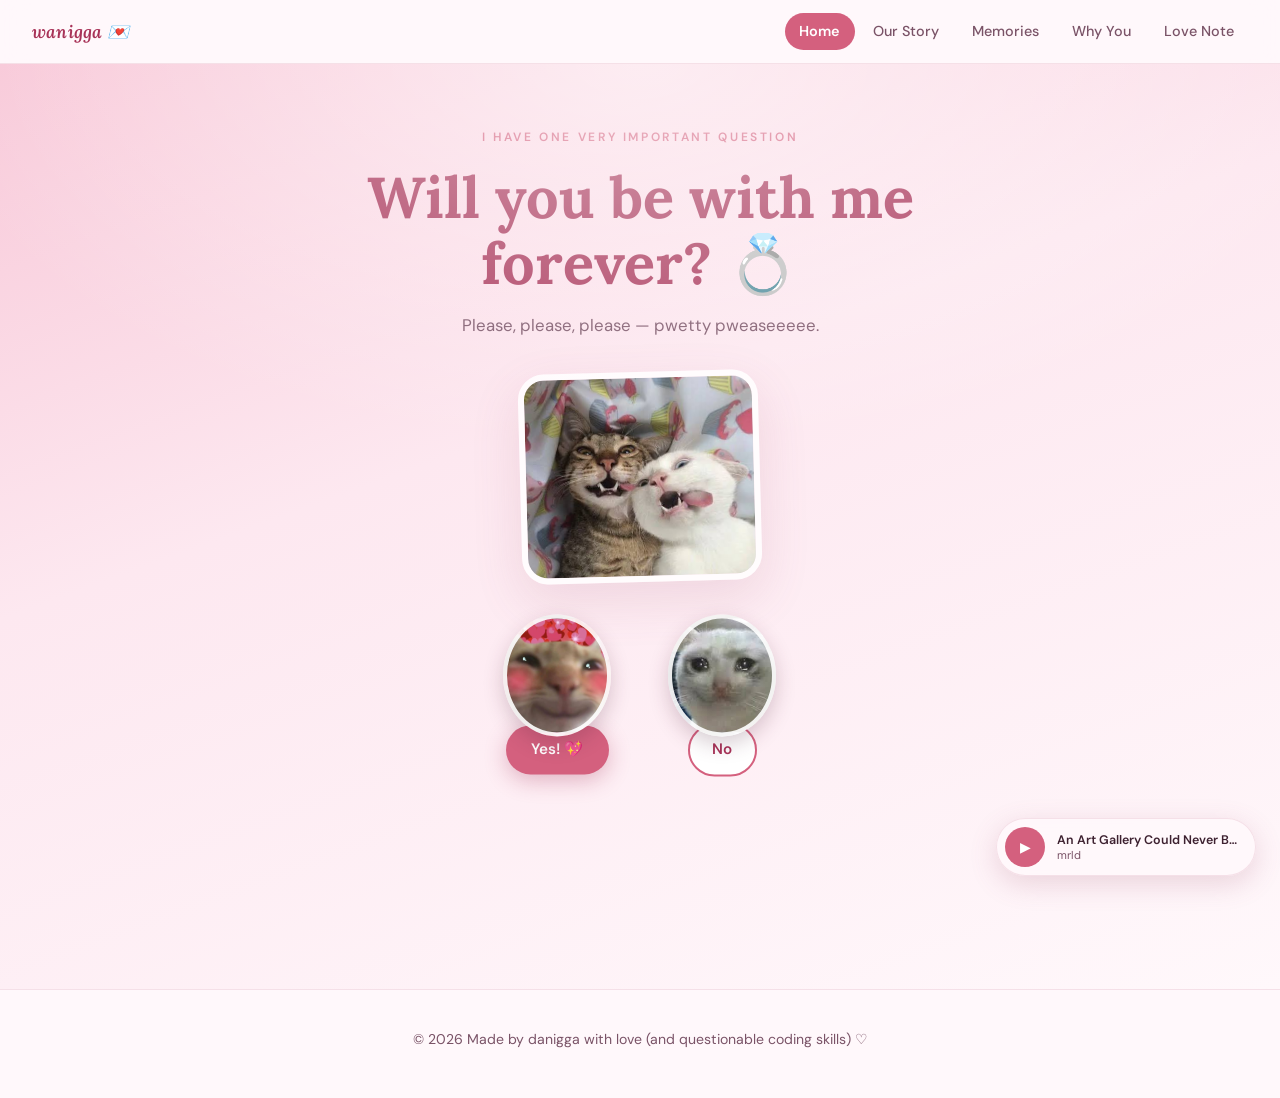
<file: index.html>
<!DOCTYPE html>
<html lang="en">
  <head>
    <meta charset="UTF-8" />
    <meta name="viewport" content="width=device-width, initial-scale=1.0, viewport-fit=cover" />
    <title>For My Favorite Person 💌</title>
    <meta name="description" content="A tiny corner of the internet made with a lot of love." />
    <link rel="stylesheet" href="styles.css" />
  </head>
  <body>

    <nav class="site-nav">
      <a href="index.html" class="brand">wanigga 💌</a>
      <div class="nav-links">
        <a href="index.html" class="active">Home</a>
        <a href="story.html">Our Story</a>
        <a href="memories.html">Memories</a>
        <a href="reasons.html">Why You</a>
        <a href="letter.html">Love Note</a>
      </div>
    </nav>

    <!-- HERO -->
    <section class="hero">
      <p class="hero-eyebrow">I have one very important question</p>
      <h1>Will you be with me<br>forever? 💍</h1>
      <p class="hero-sub">Please, please, please — pwetty pweaseeeee.</p>

      <img
        class="hero-photo"
        src="assets/cat/WhatsApp Image 2026-07-02 at 11.59.57 PM.jpeg"
        alt="Two cats cuddling"
      />

      <div class="proposal-wrap" id="proposal-actions">
        <button class="yes-btn" id="yes-btn" type="button">Yes! 💖</button>
        <button class="no-btn"  id="no-btn"  type="button">No</button>
      </div>
      <p class="proposal-result" id="proposal-result" aria-live="polite"></p>
    </section>

    <footer>
      <p>© <span id="year"></span> Made by danigga with love (and questionable coding skills) ♡</p>
    </footer>

    <div class="celebration" id="celebration" aria-hidden="true"></div>

    <!-- AUDIO -->
    <audio id="bg-audio" loop>
      <source src="assets/music/mrld - An Art Gallery Could Never Be As Unique As You (Official Audio).mp3" type="audio/mpeg" />
    </audio>

    <!-- MUSIC PLAYER -->
    <div class="music-player" id="music-player">
      <button class="music-btn" id="music-btn" aria-label="Play music">
        <span class="music-icon" id="music-icon">▶</span>
      </button>
      <div class="music-label">
        <span class="music-title">An Art Gallery Could Never Be As Unique As You</span>
        <span class="music-artist">mrld</span>
      </div>
    </div>

    <script src="script.js"></script>
  </body>
</html>
</file>
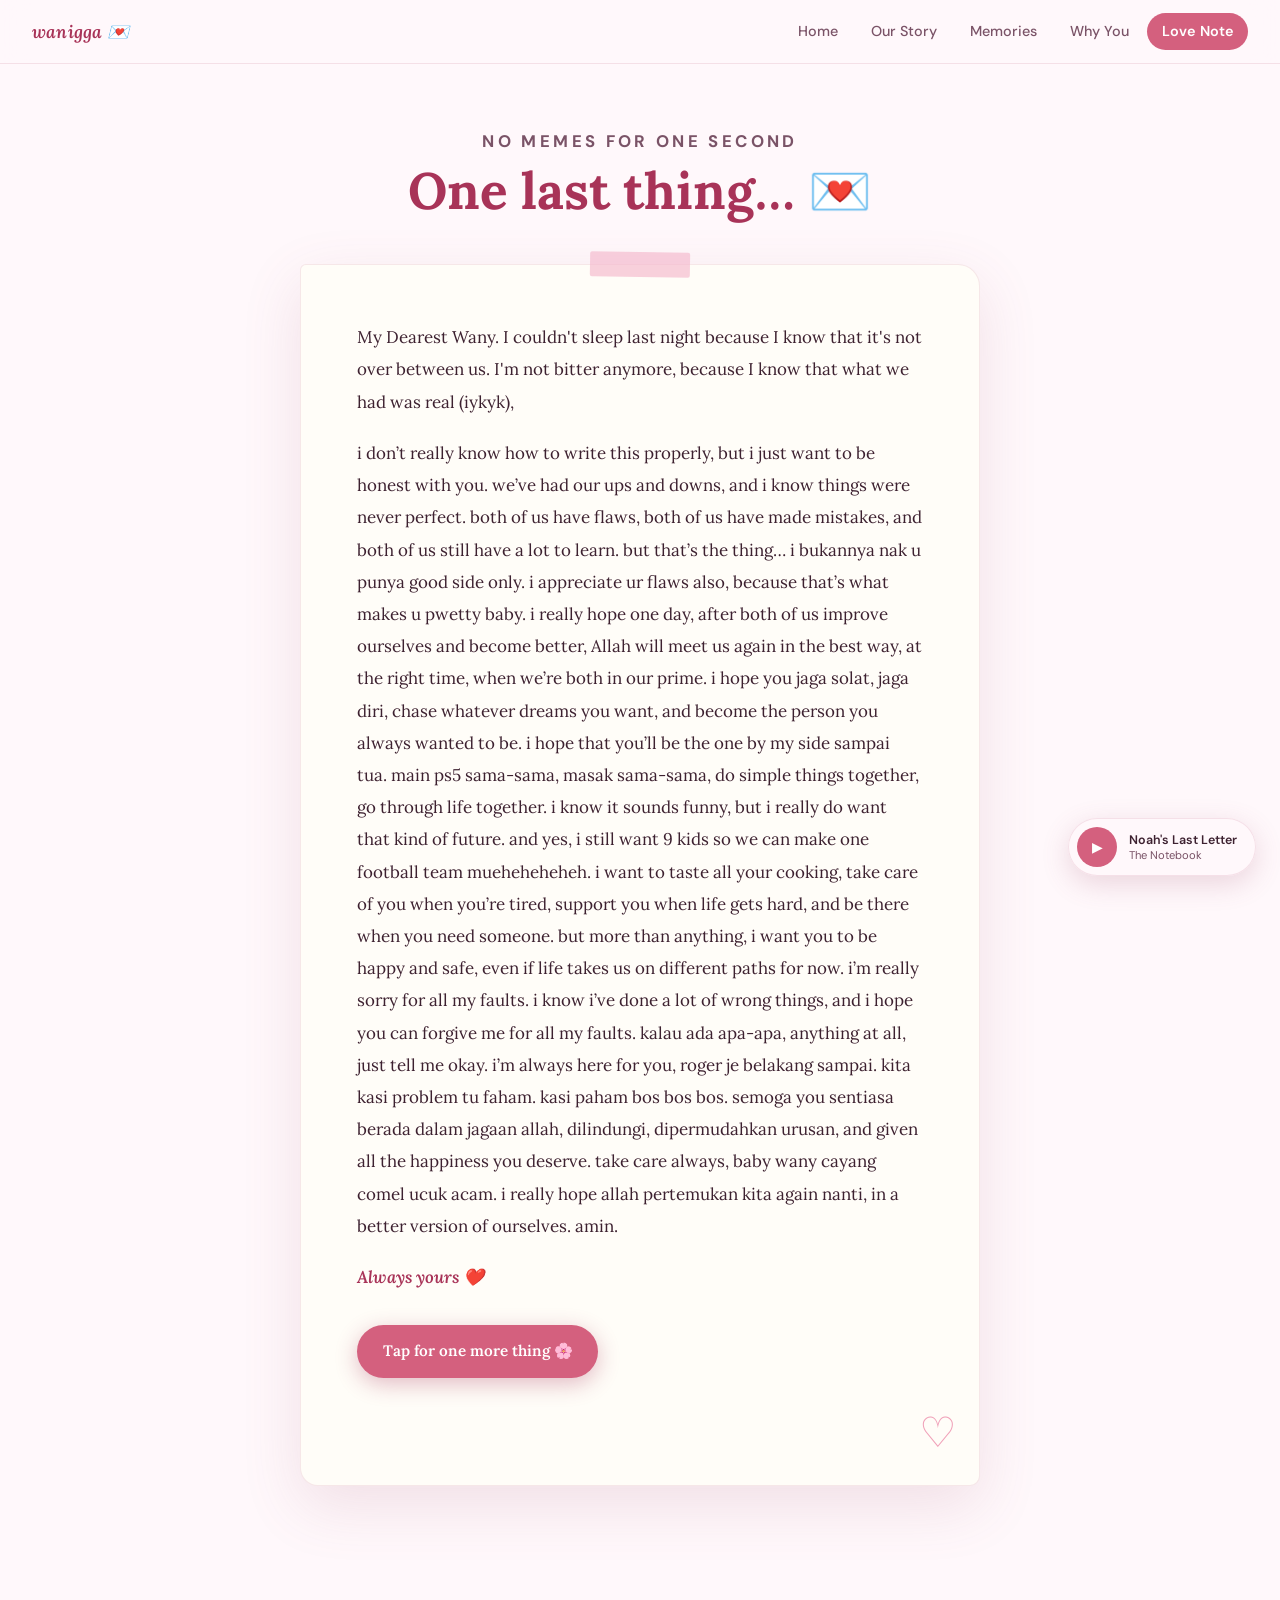
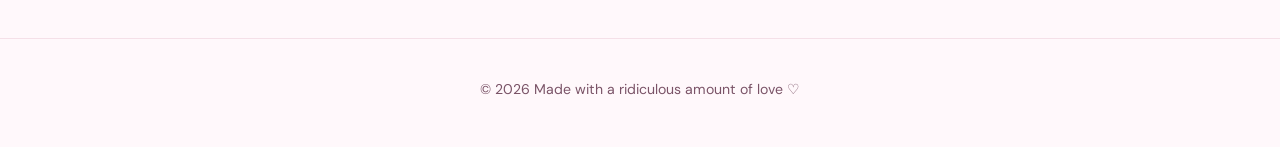
<file: letter.html>
<!DOCTYPE html>
<html lang="en">
  <head>
    <meta charset="UTF-8" />
    <meta name="viewport" content="width=device-width, initial-scale=1.0" />
    <title>Love Note • wanigga 💌</title>
    <link rel="stylesheet" href="styles.css" />
    <style>
      .letter-page {
        display: flex;
        flex-direction: column;
        align-items: center;
        justify-content: center;
        min-height: calc(100vh - 64px - 72px);
      }
      .letter-page .page-intro { margin-bottom: 2rem; }
    </style>
  </head>
  <body>

    <nav class="site-nav">
      <a href="index.html" class="brand">wanigga 💌</a>
      <div class="nav-links">
        <a href="index.html">Home</a>
        <a href="story.html">Our Story</a>
        <a href="memories.html">Memories</a>
        <a href="reasons.html">Why You</a>
        <a href="letter.html" class="active">Love Note</a>
      </div>
    </nav>

    <main class="page-main letter-page">

      <div class="page-intro">
        <p class="kicker">No memes for one second</p>
        <h1>One last thing… 💌</h1>
      </div>

      <section class="paper-card love-letter" style="max-width:680px;">
        <span class="paper-tape"></span>

        <p>My Dearest Wany. I couldn't sleep last night because I know that it's not over between us. I'm not bitter anymore, because I know that what we had was real (iykyk),</p>
        <p>
          i don’t really know how to write this properly, but i just want to be honest with you.
we’ve had our ups and downs, and i know things were never perfect. both of us have flaws, both of us have made mistakes, and both of us still have a lot to learn. but that’s the thing… i bukannya nak u punya good side only. i appreciate ur flaws also, because that’s what makes u pwetty baby.

i really hope one day, after both of us improve ourselves and become better, Allah will meet us again in the best way, at the right time, when we’re both in our prime. i hope you jaga solat, jaga diri, chase whatever dreams you want, and become the person you always wanted to be.

i hope that you’ll be the one by my side sampai tua. main ps5 sama-sama, masak sama-sama, do simple things together, go through life together. i know it sounds funny, but i really do want that kind of future. and yes, i still want 9 kids so we can make one football team mueheheheheh.

i want to taste all your cooking, take care of you when you’re tired, support you when life gets hard, and be there when you need someone. but more than anything, i want you to be happy and safe, even if life takes us on different paths for now.

i’m really sorry for all my faults. i know i’ve done a lot of wrong things, and i hope you can forgive me for all my faults. 

kalau ada apa-apa, anything at all, just tell me okay. i’m always here for you, roger je belakang sampai. kita kasi problem tu faham. kasi paham bos bos bos.

semoga you sentiasa berada dalam jagaan allah, dilindungi, dipermudahkan urusan, and given all the happiness you deserve.

take care always, baby wany cayang comel ucuk acam.

i really hope allah pertemukan kita again nanti, in a better version of ourselves. amin.
        </p>
        <p class="letter-signoff">Always yours ❤️</p>

        <div style="margin-top:2rem; position:relative; z-index:2;">
          <button class="btn btn-primary" id="surprise-btn" type="button">Tap for one more thing 🌸</button>
          <p id="surprise-message" class="surprise-message" aria-live="polite"></p>
        </div>
      </section>

    </main>

    <!-- CINCIN POPUP MODAL -->
    <div class="cincin-backdrop" id="cincin-backdrop" aria-hidden="true">
      <div class="cincin-modal">
        <button class="cincin-close" id="cincin-close" aria-label="Close">&times;</button>
        <img src="assets/cincin.jpeg" alt="Paper ring for you" class="cincin-img" />
        <p class="cincin-note">this paper ring is just for u baby 💍🤍</p>
      </div>
    </div>

    <footer>
      <p>© <span id="year"></span> Made with a ridiculous amount of love ♡</p>
    </footer>

    <!-- AUDIO -->
    <audio id="bg-audio" loop>
      <source src="assets/music/the notebook - noah's last letter.mp3" type="audio/mpeg" />
    </audio>

    <!-- MUSIC PLAYER -->
    <div class="music-player" id="music-player">
      <button class="music-btn" id="music-btn" aria-label="Play music">
        <span class="music-icon" id="music-icon">▶</span>
      </button>
      <div class="music-label">
        <span class="music-title">Noah's Last Letter</span>
        <span class="music-artist">The Notebook</span>
      </div>
    </div>

    <script src="script.js"></script>
  </body>
</html>
</file>
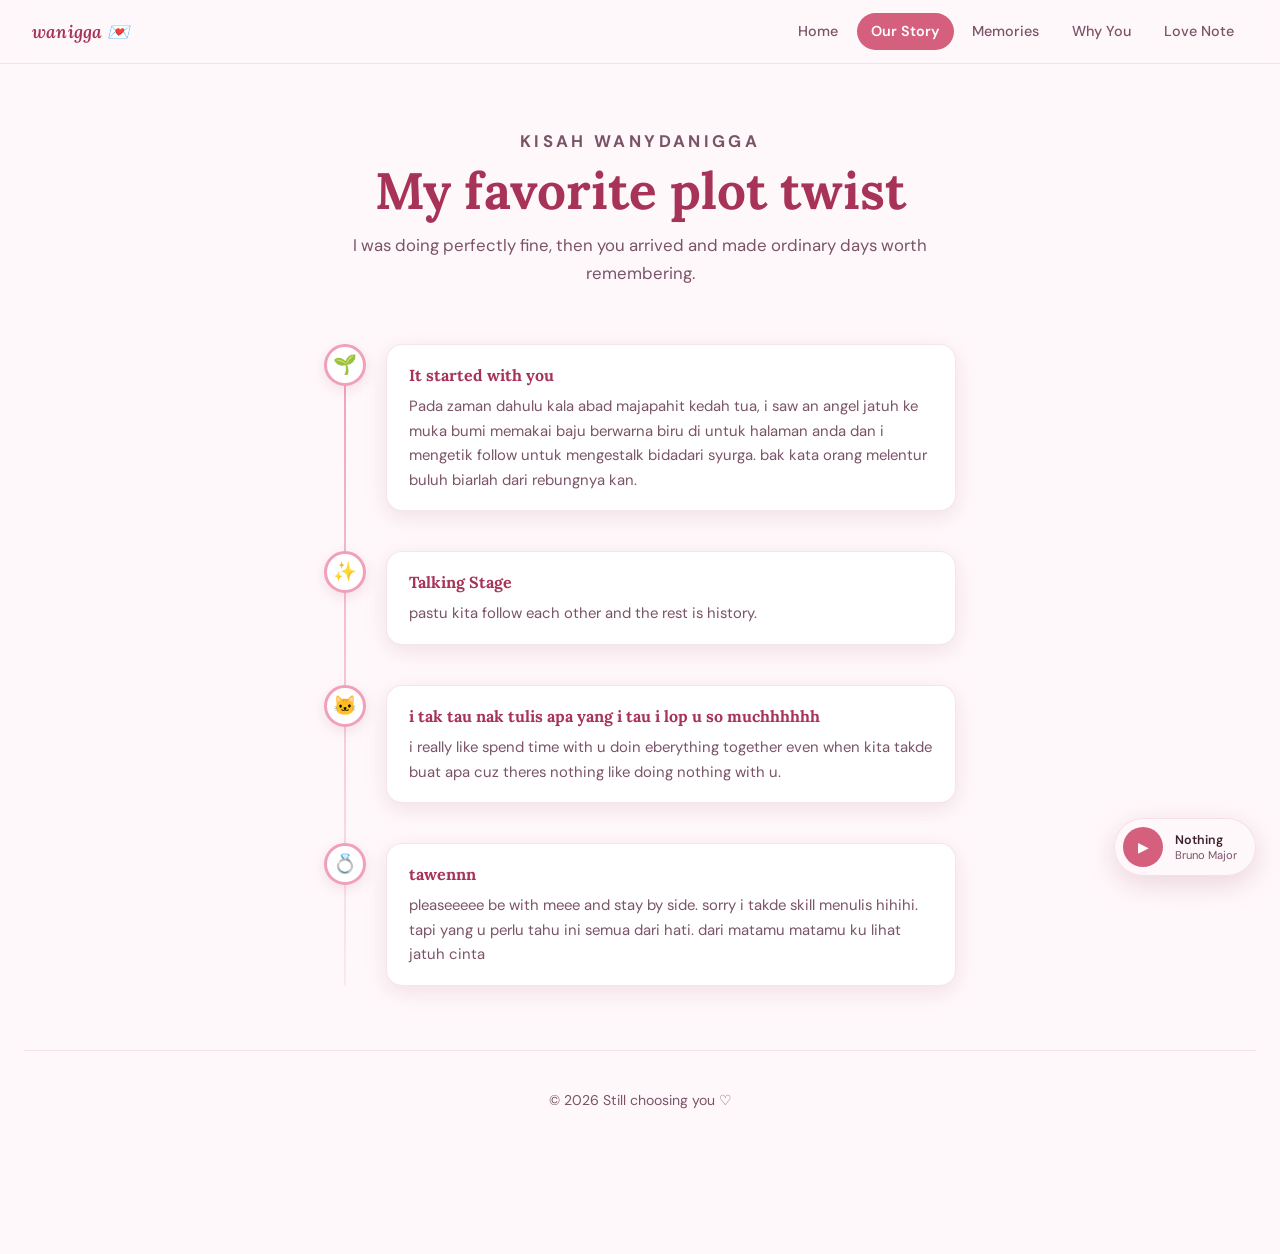
<file: story.html>
<!DOCTYPE html>
<html lang="en">
  <head>
    <meta charset="UTF-8" />
    <meta name="viewport" content="width=device-width, initial-scale=1.0" />
    <title>Our Story • wanigga 💌</title>
    <link rel="stylesheet" href="styles.css" />
  </head>
  <body>

    <nav class="site-nav">
      <a href="index.html" class="brand">wanigga 💌</a>
      <div class="nav-links">
        <a href="index.html">Home</a>
        <a href="story.html" class="active">Our Story</a>
        <a href="memories.html">Memories</a>
        <a href="reasons.html">Why You</a>
        <a href="letter.html">Love Note</a>
      </div>
    </nav>

    <main class="page-main">

      <div class="page-intro">
        <p class="kicker">kisah wanydanigga</p>
        <h1>My favorite plot twist</h1>
        <p>I was doing perfectly fine, then you arrived and made ordinary days worth remembering.</p>
      </div>

      <!-- TIMELINE -->
      <div class="timeline">
        <div class="timeline-item">
          <div class="timeline-dot">🌱</div>
          <div class="timeline-body">
            <h3>It started with you</h3>
            <p>Pada zaman dahulu kala abad majapahit kedah tua, i saw an angel jatuh ke muka bumi memakai baju berwarna biru di untuk halaman anda dan i mengetik follow untuk mengestalk bidadari syurga. bak kata orang melentur buluh biarlah dari rebungnya kan.</p>
          </div>
        </div>
        <div class="timeline-item">
          <div class="timeline-dot">✨</div>
          <div class="timeline-body">
            <h3>Talking Stage</h3>
            <p>pastu kita follow each other and the rest is history.</p>
          </div>
        </div>
        <div class="timeline-item">
          <div class="timeline-dot">🐱</div>
          <div class="timeline-body">
            <h3>i tak tau nak tulis apa yang i tau i lop u so muchhhhhh</h3>
            <p>i really like spend time with u doin eberything together even when kita takde buat apa cuz theres nothing like doing nothing with u.</p>
          </div>
        </div>
        <div class="timeline-item">
          <div class="timeline-dot">💍</div>
          <div class="timeline-body">
            <h3>tawennn</h3>
            <p>pleaseeeee be with meee and stay by side. sorry i takde skill menulis hihihi. tapi yang u perlu tahu ini semua dari hati. dari matamu matamu ku lihat jatuh cinta</p>
          </div>
        </div>
      </div>

    <footer>
      <p>© <span id="year"></span> Still choosing you ♡</p>
    </footer>

    <!-- AUDIO -->
    <audio id="bg-audio" loop>
      <source src="assets/music/Bruno Major - Nothing (Lyric & Chord Video).mp3" type="audio/mpeg" />
    </audio>

    <!-- MUSIC PLAYER -->
    <div class="music-player" id="music-player">
      <button class="music-btn" id="music-btn" aria-label="Play music">
        <span class="music-icon" id="music-icon">▶</span>
      </button>
      <div class="music-label">
        <span class="music-title">Nothing</span>
        <span class="music-artist">Bruno Major</span>
      </div>
    </div>

    <script src="script.js"></script>
  </body>
</html>
</file>
<file: styles.css>
@import url('https://fonts.googleapis.com/css2?family=Lora:ital,wght@0,400;0,600;0,700;1,400;1,600&family=DM+Sans:wght@400;500;600;700&display=swap');

:root {
  --bg: #fff8fb;
  --bg-alt: #fdeef5;
  --card: #ffffff;
  --text: #3d2130;
  --text-soft: #7a5367;
  --accent: #d4607e;
  --accent-light: #f0a0b8;
  --accent-pale: #fce8f0;
  --accent-dark: #a83358;
  --border: rgba(185, 87, 123, 0.15);
  --shadow: rgba(155, 75, 105, 0.14);
  --nav-h: 64px;
}

*, *::before, *::after { box-sizing: border-box; }

html { scroll-behavior: smooth; }

body {
  margin: 0;
  font-family: 'DM Sans', 'Segoe UI', sans-serif;
  color: var(--text);
  background: var(--bg);
  line-height: 1.65;
}

img { display: block; max-width: 100%; }

/* ─── NAV ─────────────────────────────────────────────── */

.site-nav {
  position: sticky;
  top: 0;
  z-index: 100;
  height: var(--nav-h);
  display: flex;
  align-items: center;
  justify-content: space-between;
  padding: 0 2rem;
  background: rgba(255, 248, 251, 0.88);
  backdrop-filter: blur(14px);
  border-bottom: 1px solid var(--border);
}

.brand {
  font-family: 'Lora', serif;
  font-style: italic;
  font-weight: 600;
  font-size: 1.1rem;
  color: var(--accent-dark);
  text-decoration: none;
  letter-spacing: 0.01em;
}

.nav-links {
  display: flex;
  align-items: center;
  gap: 0.25rem;
}

.nav-links a {
  padding: 0.4rem 0.9rem;
  border-radius: 999px;
  font-size: 0.9rem;
  font-weight: 500;
  color: var(--text-soft);
  text-decoration: none;
  transition: background 0.18s, color 0.18s;
}

.nav-links a:hover {
  background: var(--accent-pale);
  color: var(--accent-dark);
}

.nav-links a.active {
  background: var(--accent);
  color: white;
  font-weight: 600;
}

/* ─── HERO (index only) ───────────────────────────────── */

.hero {
  min-height: calc(100vh - var(--nav-h));
  min-height: calc(100dvh - var(--nav-h));
  display: flex;
  flex-direction: column;
  align-items: center;
  justify-content: center;
  text-align: center;
  padding: 4rem 1.5rem 5rem;
  background: linear-gradient(160deg, #f8c8d8 0%, #fde8f0 40%, #fff8fb 100%);
  position: relative;
  overflow: hidden;
}

.hero::before {
  content: '';
  position: absolute;
  inset: 0;
  background: radial-gradient(ellipse 80% 60% at 50% 0%, rgba(255,255,255,0.55) 0%, transparent 70%);
  pointer-events: none;
}

.hero-eyebrow {
  font-size: 0.75rem;
  font-weight: 600;
  letter-spacing: 0.22em;
  text-transform: uppercase;
  color: var(--accent);
  margin: 0 0 1rem;
}

.hero h1 {
  font-family: 'Lora', serif;
  font-size: clamp(2.2rem, 6vw, 3.6rem);
  font-weight: 700;
  line-height: 1.15;
  color: var(--accent-dark);
  margin: 0 0 1rem;
}

.hero-sub {
  font-size: 1.05rem;
  color: var(--text-soft);
  max-width: 460px;
  margin: 0 auto 2rem;
}

.hero-photo {
  width: min(240px, 65vw);
  height: 210px;
  border-radius: 26px;
  object-fit: cover;
  border: 6px solid rgba(255,255,255,0.85);
  box-shadow: 0 18px 50px var(--shadow);
  transform: rotate(-1.5deg);
  margin: 0 auto 2.5rem;
}

/* ─── PROPOSAL BUTTONS ────────────────────────────────── */

.proposal-wrap {
  position: relative;
  width: min(100%, 480px);
  height: 220px;
  margin: 0 auto;
}

.proposal-wrap button {
  position: absolute;
  top: 58%;
  transform: translateY(-50%);
}

.proposal-wrap button::before {
  position: absolute;
  left: 50%;
  bottom: 76%;
  width: 108px;
  height: 122px;
  border: 4px solid rgba(255,255,255,0.9);
  border-radius: 50%;
  background-position: center;
  background-size: cover;
  box-shadow: 0 8px 20px rgba(82,38,57,0.22);
  content: '';
  pointer-events: none;
  transform: translateX(-50%);
}

.yes-btn::before { background-image: url('assets/cat/WhatsApp Image 2026-07-02 at 11.59.57 PM (1).jpeg'); }
.no-btn::before  { background-image: url('assets/cat/WhatsApp Image 2026-07-02 at 11.59.57 PM (2).jpeg'); }

.yes-btn {
  left: 22%;
  z-index: 2;
}

.no-btn {
  left: 60%;
  padding: 0.75rem 1.4rem;
  border: 2px solid var(--accent);
  border-radius: 999px;
  background: white;
  color: var(--accent-dark);
  font: inherit;
  font-size: 0.95rem;
  font-weight: 600;
  cursor: pointer;
  touch-action: none;
  transition: left 0.12s ease, top 0.12s ease;
}

.proposal-result {
  min-height: 2.5rem;
  font-size: 1.2rem;
  font-weight: 700;
  color: var(--accent-dark);
  margin-top: 0.5rem;
}

/* ─── PRIMARY BUTTON ──────────────────────────────────── */

.btn {
  display: inline-flex;
  align-items: center;
  gap: 0.4rem;
  padding: 0.75rem 1.6rem;
  border-radius: 999px;
  font: inherit;
  font-size: 0.95rem;
  font-weight: 600;
  cursor: pointer;
  border: 0;
  text-decoration: none;
  transition: transform 0.18s ease, box-shadow 0.18s ease;
}

.btn-primary {
  background: var(--accent);
  color: white;
  box-shadow: 0 6px 22px rgba(164, 51, 88, 0.32);
}

.btn-primary:hover, .btn-primary:focus-visible {
  transform: translateY(-2px);
  box-shadow: 0 10px 28px rgba(164, 51, 88, 0.38);
}

.btn-ghost {
  background: white;
  color: var(--accent-dark);
  border: 2px solid var(--border);
}

.btn-ghost:hover {
  background: var(--accent-pale);
  border-color: var(--accent-light);
}

/* yes btn is btn-primary style */
.yes-btn {
  display: inline-flex;
  align-items: center;
  padding: 0.75rem 1.6rem;
  border-radius: 999px;
  font: inherit;
  font-size: 0.95rem;
  font-weight: 600;
  cursor: pointer;
  border: 0;
  background: var(--accent);
  color: white;
  box-shadow: 0 6px 22px rgba(164, 51, 88, 0.32);
  transition: transform 0.18s ease, box-shadow 0.18s ease;
}

.yes-btn:hover, .yes-btn:focus-visible {
  transform: translateY(-50%) scale(1.07);
  box-shadow: 0 10px 28px rgba(164, 51, 88, 0.38);
}

/* ─── PAGE SHELL ──────────────────────────────────────── */

.page-main {
  min-height: calc(100vh - var(--nav-h) - 72px);
  padding: 4rem 1.5rem 6rem;
}

.page-intro {
  max-width: 640px;
  margin: 0 auto 3.5rem;
  text-align: center;
}

.page-intro h1 {
  font-family: 'Lora', serif;
  font-size: clamp(2rem, 5.5vw, 3.2rem);
  font-weight: 700;
  color: var(--accent-dark);
  margin: 0.25rem 0 0.75rem;
  line-height: 1.18;
}

.page-intro p {
  color: var(--text-soft);
  font-size: 1.05rem;
  margin: 0;
}

.kicker {
  font-size: 0.72rem;
  font-weight: 700;
  letter-spacing: 0.2em;
  text-transform: uppercase;
  color: var(--accent);
  margin: 0 0 0.5rem;
}

/* ─── SECTION ─────────────────────────────────────────── */

.section {
  max-width: 960px;
  margin: 0 auto;
  padding: 4rem 1.5rem;
}

.section h2 {
  font-family: 'Lora', serif;
  color: var(--accent-dark);
  font-size: clamp(1.5rem, 4vw, 2.2rem);
  margin: 0.25rem 0 1.25rem;
}

.section-alt {
  background: var(--bg-alt);
  border-radius: 28px;
  margin: 0 auto;
}

/* ─── PAPER CARD (letter / story note) ───────────────── */

.paper-card {
  position: relative;
  max-width: 720px;
  margin: 0 auto 3.5rem;
  padding: clamp(2rem, 6vw, 3.5rem);
  background: #fffdf8;
  border: 1px solid rgba(185, 87, 123, 0.13);
  border-radius: 6px 22px 10px 18px;
  box-shadow: 0 20px 60px var(--shadow);
}

.paper-card::after {
  content: '♡';
  position: absolute;
  right: 22px;
  bottom: 14px;
  font-size: 2.6rem;
  color: var(--accent-light);
  pointer-events: none;
}

.paper-tape {
  position: absolute;
  top: -13px;
  left: 50%;
  width: 100px;
  height: 25px;
  background: rgba(244, 184, 205, 0.65);
  transform: translateX(-50%) rotate(1deg);
  border-radius: 2px;
}

.love-letter {
  font-family: 'Lora', serif;
  font-size: 1.06rem;
  line-height: 1.9;
  color: var(--text);
}

.love-letter p { margin: 0 0 1.2rem; }

.letter-signoff {
  color: var(--accent-dark);
  font-style: italic;
  font-weight: 600;
  margin-top: 1.5rem;
}

.surprise-message {
  min-height: 2rem;
  margin-top: 1.25rem;
  color: var(--accent-dark);
  font-size: 1.05rem;
  font-weight: 600;
  font-style: italic;
}

/* ─── CARDS (story / why I adore you) ────────────────── */

.cards {
  display: grid;
  gap: 1rem;
  grid-template-columns: repeat(3, 1fr);
}

.card {
  background: var(--card);
  border-radius: 18px;
  padding: 1.5rem 1.25rem;
  border: 1px solid var(--border);
  box-shadow: 0 10px 28px var(--shadow);
  transition: transform 0.22s ease, box-shadow 0.22s ease;
}

.card:hover {
  transform: translateY(-4px);
  box-shadow: 0 18px 40px rgba(155,75,105,0.2);
}

.card-icon {
  font-size: 1.9rem;
  margin-bottom: 0.6rem;
}

.card h3 {
  font-family: 'Lora', serif;
  font-size: 1.1rem;
  color: var(--accent-dark);
  margin: 0 0 0.5rem;
}

.card p {
  font-size: 0.95rem;
  color: var(--text-soft);
  margin: 0;
}

/* ─── TIMELINE (story page) ──────────────────────────── */

.timeline {
  max-width: 680px;
  margin: 0 auto 4rem;
  padding: 0 1.5rem;
  position: relative;
}

.timeline::before {
  content: '';
  position: absolute;
  left: calc(1.5rem + 20px);
  top: 0;
  bottom: 0;
  width: 2px;
  background: linear-gradient(to bottom, var(--accent-light), var(--accent-pale));
}

.timeline-item {
  display: flex;
  gap: 1.25rem;
  margin-bottom: 2.5rem;
  position: relative;
}

.timeline-dot {
  flex-shrink: 0;
  width: 42px;
  height: 42px;
  border-radius: 50%;
  background: white;
  border: 3px solid var(--accent-light);
  display: grid;
  place-content: center;
  font-size: 1.2rem;
  box-shadow: 0 4px 14px var(--shadow);
  position: relative;
  z-index: 1;
}

.timeline-body {
  background: white;
  border: 1px solid var(--border);
  border-radius: 16px;
  padding: 1.1rem 1.4rem;
  box-shadow: 0 6px 22px var(--shadow);
  flex: 1;
}

.timeline-body h3 {
  font-family: 'Lora', serif;
  font-size: 1rem;
  color: var(--accent-dark);
  margin: 0 0 0.35rem;
}

.timeline-body p {
  font-size: 0.93rem;
  color: var(--text-soft);
  margin: 0;
}

/* ─── MEMORIES / GALLERY ──────────────────────────────── */

.memories-section {
  max-width: 1140px;
  margin: 0 auto;
}

.video-memory-card {
  width: min(100%, 680px);
  margin: 0 auto 2.5rem;
  padding: 10px 10px 1rem;
  border: 1px solid var(--border);
  border-radius: 26px;
  background: white;
  box-shadow: 0 20px 56px var(--shadow);
  transform: rotate(-0.4deg);
}

.video-shell {
  overflow: hidden;
  border-radius: 18px;
  background: var(--text);
}

.video-shell video {
  display: block;
  width: 100%;
  max-height: 68vh;
  object-fit: contain;
}

.video-memory-card figcaption {
  padding: 0.9rem 0.5rem 0;
  color: var(--accent-dark);
  font-weight: 600;
  font-size: 0.92rem;
  text-align: center;
}

.photo-gallery {
  columns: 3 260px;
  column-gap: 1.1rem;
}

.memory-card {
  position: relative;
  display: inline-block;
  width: 100%;
  margin: 0 0 1.1rem;
  padding: 9px 9px 0.9rem;
  break-inside: avoid;
  border: 1px solid var(--border);
  border-radius: 20px;
  background: white;
  box-shadow: 0 14px 38px var(--shadow);
  transform: rotate(-0.5deg);
  transition: transform 0.24s ease, box-shadow 0.24s ease;
}

.memory-card:nth-child(3n)  { transform: rotate(0.7deg); }
.memory-card:nth-child(5n)  { transform: rotate(-1deg); }

.memory-card:hover {
  z-index: 2;
  transform: rotate(0) translateY(-5px);
  box-shadow: 0 22px 52px rgba(155,75,105,0.24);
}

.memory-card::after {
  content: '';
  position: absolute;
  top: -8px;
  left: 50%;
  width: 60px;
  height: 18px;
  background: rgba(247, 186, 208, 0.65);
  border-radius: 2px;
  transform: translateX(-50%) rotate(-1.5deg);
}

.memory-card img {
  display: block;
  width: 100%;
  max-height: 500px;
  border-radius: 14px;
  object-fit: cover;
}

.memory-card figcaption {
  padding: 0.75rem 0.3rem 0;
  color: var(--accent-dark);
  font-size: 0.86rem;
  font-weight: 600;
  line-height: 1.4;
  text-align: center;
}

/* ─── CELEBRATION OVERLAY ─────────────────────────────── */

.celebration {
  position: fixed;
  inset: 0;
  z-index: 200;
  overflow: hidden;
  pointer-events: none;
  background: linear-gradient(135deg, #fce7f3, #fff1f2 50%, #fdf2f8);
  opacity: 0;
  visibility: hidden;
  min-height: 100vh;
  min-height: 100dvh;
}

.celebration.active {
  visibility: visible;
  animation: celebration-reveal 1.2s ease forwards;
}

.real-flower {
  position: absolute;
  top: -45vh;
  left: var(--left);
  width: var(--size);
  height: auto;
  opacity: var(--opacity);
  transform-origin: center;
  animation: real-flower-fall var(--duration) linear var(--delay) infinite;
  filter: saturate(1.05) drop-shadow(0 5px 5px rgba(74,16,42,0.16));
  will-change: transform;
}

.real-flower.lily { z-index: 2; }
.real-flower.babys-breath { z-index: 1; }

.celebration-ring {
  position: absolute;
  z-index: 5;
  top: 50%;
  left: 50%;
  width: min(76vw, 460px);
  aspect-ratio: 1;
  object-fit: cover;
  border: 3px solid rgba(255,255,255,0.95);
  border-radius: 34px;
  padding: 10px;
  background: rgba(255,255,255,0.3);
  box-shadow: 0 28px 80px rgba(74,16,42,0.38), inset 0 0 28px rgba(255,255,255,0.7), 0 0 0 9px rgba(255,255,255,0.18);
  transform: translate(-50%, -50%) scale(0);
  animation: ring-pop 1.2s cubic-bezier(0.2, 0.9, 0.3, 1.3) forwards,
    ring-glow 1.5s ease-in-out 1.2s infinite alternate;
}

@keyframes celebration-reveal { to { opacity: 1; } }

.celebration-content {
  position: absolute;
  z-index: 10;
  bottom: 9vh;
  left: 50%;
  transform: translateX(-50%);
  text-align: center;
  display: flex;
  flex-direction: column;
  align-items: center;
  gap: 1.25rem;
  opacity: 0;
  animation: fade-up-in 0.8s ease 2.2s forwards;
  pointer-events: auto;
  width: min(90vw, 520px);
}

.celebration-note {
  margin: 0;
  font-family: 'Lora', serif;
  font-style: italic;
  font-size: clamp(1rem, 3vw, 1.2rem);
  line-height: 1.75;
  color: var(--accent-dark);
  background: rgba(255, 255, 255, 0.72);
  backdrop-filter: blur(10px);
  padding: 1.1rem 1.6rem;
  border-radius: 18px;
  border: 1px solid rgba(185, 87, 123, 0.18);
  box-shadow: 0 8px 28px rgba(155, 75, 105, 0.16);
}

.celebration-btn {
  display: inline-flex;
  align-items: center;
  gap: 0.4rem;
  padding: 0.8rem 2rem;
  border-radius: 999px;
  background: var(--accent);
  color: white;
  font-family: 'DM Sans', sans-serif;
  font-size: 0.95rem;
  font-weight: 600;
  text-decoration: none;
  box-shadow: 0 8px 24px rgba(164, 51, 88, 0.38);
  transition: transform 0.18s ease, box-shadow 0.18s ease;
}

.celebration-btn:hover {
  transform: translateY(-2px);
  box-shadow: 0 12px 32px rgba(164, 51, 88, 0.46);
}

@keyframes fade-up-in {
  from { opacity: 0; transform: translateX(-50%) translateY(18px); }
  to   { opacity: 1; transform: translateX(-50%) translateY(0); }
}

@keyframes real-flower-fall {
  0%   { transform: translate3d(0, -10vh, 0) rotate(var(--start-rotation)) scale(0.85); }
  45%  { transform: translate3d(var(--mid-drift), 65vh, 0) rotate(180deg) scale(1); }
  100% { transform: translate3d(var(--drift), 165vh, 0) rotate(var(--end-rotation)) scale(0.92); }
}

@keyframes ring-pop {
  0%   { transform: translate(-50%, -50%) scale(0) rotate(-18deg); opacity: 0; }
  70%  { transform: translate(-50%, -50%) scale(1.1) rotate(4deg); opacity: 1; }
  100% { transform: translate(-50%, -50%) scale(1) rotate(0deg); }
}

@keyframes ring-glow {
  from { box-shadow: 0 28px 80px rgba(74,16,42,0.38), 0 0 20px white, inset 0 0 28px rgba(255,255,255,0.7); }
  to   { box-shadow: 0 28px 90px rgba(74,16,42,0.5),  0 0 60px rgba(255,215,160,0.9), inset 0 0 38px white; }
}

/* ─── FOOTER ──────────────────────────────────────────── */

footer {
  text-align: center;
  padding: 1.5rem 1rem 2rem;
  color: var(--text-soft);
  font-size: 0.88rem;
  border-top: 1px solid var(--border);
}

/* ─── RESPONSIVE ──────────────────────────────────────── */

@media (max-width: 720px) {
  .site-nav {
    padding-left: max(1rem, env(safe-area-inset-left));
    padding-right: max(1rem, env(safe-area-inset-right));
  }

  .nav-links {
    gap: 0;
    overflow-x: auto;
    scrollbar-width: none;
  }
  .nav-links::-webkit-scrollbar { display: none; }
  .nav-links a { flex-shrink: 0; padding: 0.35rem 0.65rem; font-size: 0.82rem; }

  .cards { grid-template-columns: 1fr; }

  .photo-gallery { columns: 2 140px; column-gap: 0.75rem; }

  .proposal-wrap { height: 250px; }

  .hero {
    padding: 2.5rem max(1rem, env(safe-area-inset-left)) calc(4.5rem + env(safe-area-inset-bottom));
  }

  .real-flower { top: -25vh; }

  .celebration-ring {
    top: 42%;
    width: min(68vw, 310px);
    max-height: 44dvh;
    border-radius: 24px;
    padding: 7px;
  }

  .celebration-content {
    bottom: calc(3.5rem + env(safe-area-inset-bottom));
    gap: 0.75rem;
    width: min(92vw, 420px);
  }

  .celebration-note {
    padding: 0.75rem 1rem;
    line-height: 1.45;
  }

  .celebration-btn {
    min-height: 48px;
    padding: 0.7rem 1.2rem;
    text-align: center;
  }

  .timeline::before { left: calc(1rem + 20px); }
  .timeline { padding: 0 1rem; }

  .page-main { padding: 2.5rem 1rem 4rem; }
}

/* ─── CINCIN MODAL ────────────────────────────────────── */

.cincin-backdrop {
  position: fixed;
  inset: 0;
  z-index: 300;
  background: rgba(83, 45, 63, 0.45);
  backdrop-filter: blur(6px);
  display: flex;
  align-items: center;
  justify-content: center;
  padding: 1.5rem;
  opacity: 0;
  visibility: hidden;
  transition: opacity 0.28s ease, visibility 0.28s ease;
}

.cincin-backdrop.open {
  opacity: 1;
  visibility: visible;
}

.cincin-modal {
  position: relative;
  background: #fffdf8;
  border-radius: 24px;
  padding: 1.5rem 1.5rem 2rem;
  max-width: 420px;
  width: 100%;
  box-shadow: 0 28px 70px rgba(83, 45, 63, 0.35);
  text-align: center;
  transform: scale(0.88) translateY(20px);
  transition: transform 0.32s cubic-bezier(0.2, 0.9, 0.3, 1.2);
}

.cincin-backdrop.open .cincin-modal {
  transform: scale(1) translateY(0);
}

.cincin-close {
  position: absolute;
  top: 0.85rem;
  right: 1rem;
  background: none;
  border: none;
  font-size: 1.5rem;
  line-height: 1;
  color: var(--text-soft);
  cursor: pointer;
  padding: 0.2rem 0.4rem;
  border-radius: 6px;
  transition: color 0.15s;
}

.cincin-close:hover { color: var(--accent-dark); }

.cincin-img {
  width: 100%;
  border-radius: 16px;
  object-fit: cover;
  max-height: 380px;
  border: 5px solid rgba(255, 255, 255, 0.9);
  box-shadow: 0 10px 32px var(--shadow);
}

.cincin-note {
  margin: 1.1rem 0 0;
  font-family: 'Lora', serif;
  font-style: italic;
  font-size: 1.08rem;
  color: var(--accent-dark);
  line-height: 1.6;
}

/* ─── MUSIC PLAYER ────────────────────────────────────── */

.music-player {
  position: fixed;
  bottom: 1.5rem;
  right: 1.5rem;
  z-index: 150;
  display: flex;
  align-items: center;
  gap: 0.75rem;
  background: rgba(255, 248, 251, 0.92);
  backdrop-filter: blur(14px);
  border: 1px solid var(--border);
  border-radius: 999px;
  padding: 0.5rem 1.1rem 0.5rem 0.5rem;
  box-shadow: 0 8px 28px rgba(155, 75, 105, 0.2);
  transition: box-shadow 0.2s ease;
}

.music-player:hover {
  box-shadow: 0 12px 36px rgba(155, 75, 105, 0.28);
}

.music-btn {
  width: 40px;
  height: 40px;
  border-radius: 50%;
  border: none;
  background: var(--accent);
  color: white;
  font-size: 0.9rem;
  cursor: pointer;
  display: grid;
  place-content: center;
  flex-shrink: 0;
  transition: transform 0.18s ease, background 0.18s ease;
}

.music-btn:hover {
  transform: scale(1.1);
  background: var(--accent-dark);
}

.music-label {
  display: flex;
  flex-direction: column;
  line-height: 1.3;
  max-width: 180px;
}

.music-title {
  font-size: 0.78rem;
  font-weight: 600;
  color: var(--text);
  white-space: nowrap;
  overflow: hidden;
  text-overflow: ellipsis;
}

.music-artist {
  font-size: 0.7rem;
  color: var(--text-soft);
}

/* playing pulse ring */
.music-btn.playing::after {
  content: '';
  position: absolute;
  inset: -4px;
  border-radius: 50%;
  border: 2px solid var(--accent-light);
  animation: pulse-ring 1.4s ease-out infinite;
  pointer-events: none;
}

.music-btn { position: relative; }

@keyframes pulse-ring {
  0%   { transform: scale(1);   opacity: 0.8; }
  100% { transform: scale(1.6); opacity: 0; }
}

@media (max-width: 480px) {
  .music-label { display: none; }
  .music-player {
    right: max(0.75rem, env(safe-area-inset-right));
    bottom: max(0.75rem, env(safe-area-inset-bottom));
    padding: 0.5rem;
  }
}

@media (prefers-reduced-motion: reduce) {
  .real-flower:nth-child(n + 13) { display: none; }
  .real-flower { animation-duration: 14s; }
  .celebration-ring { animation: ring-pop 0.6s ease-out forwards; }
  .celebration-content { animation-delay: 0.7s; }
}
</file>
